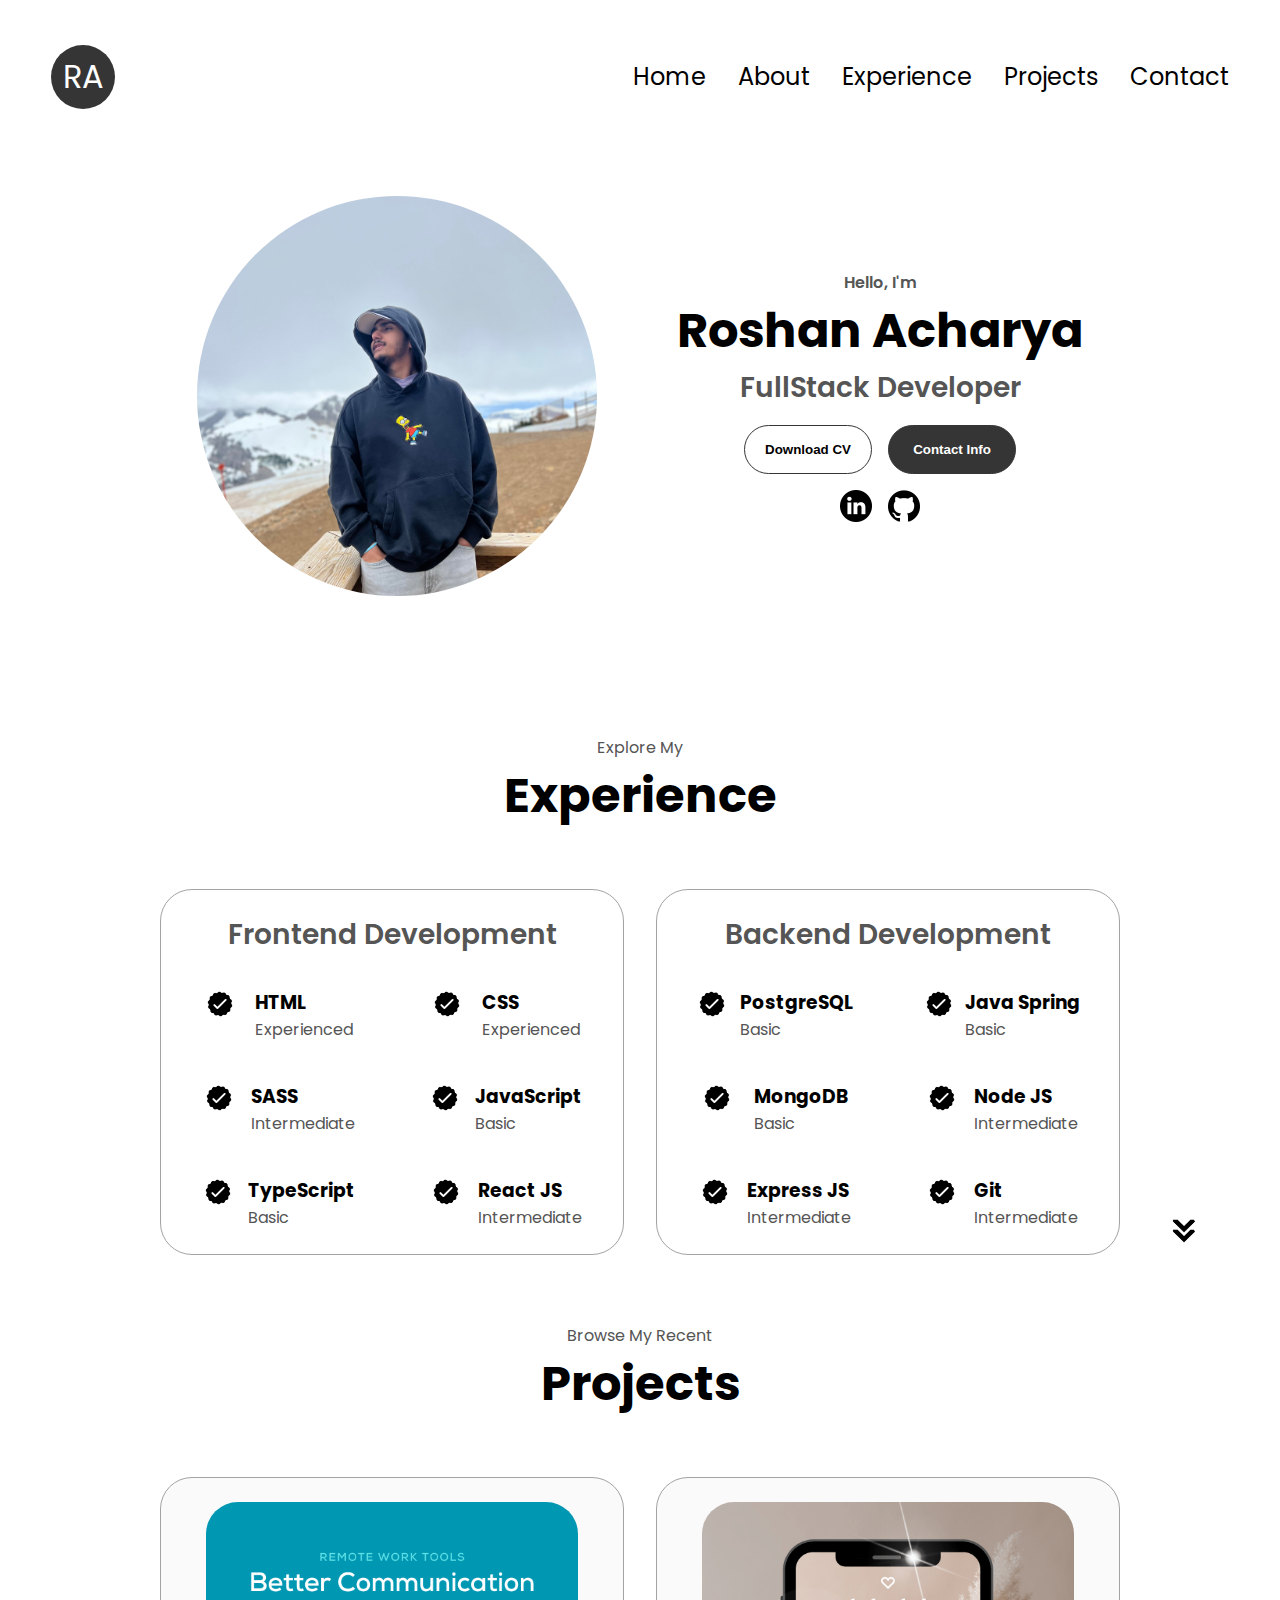
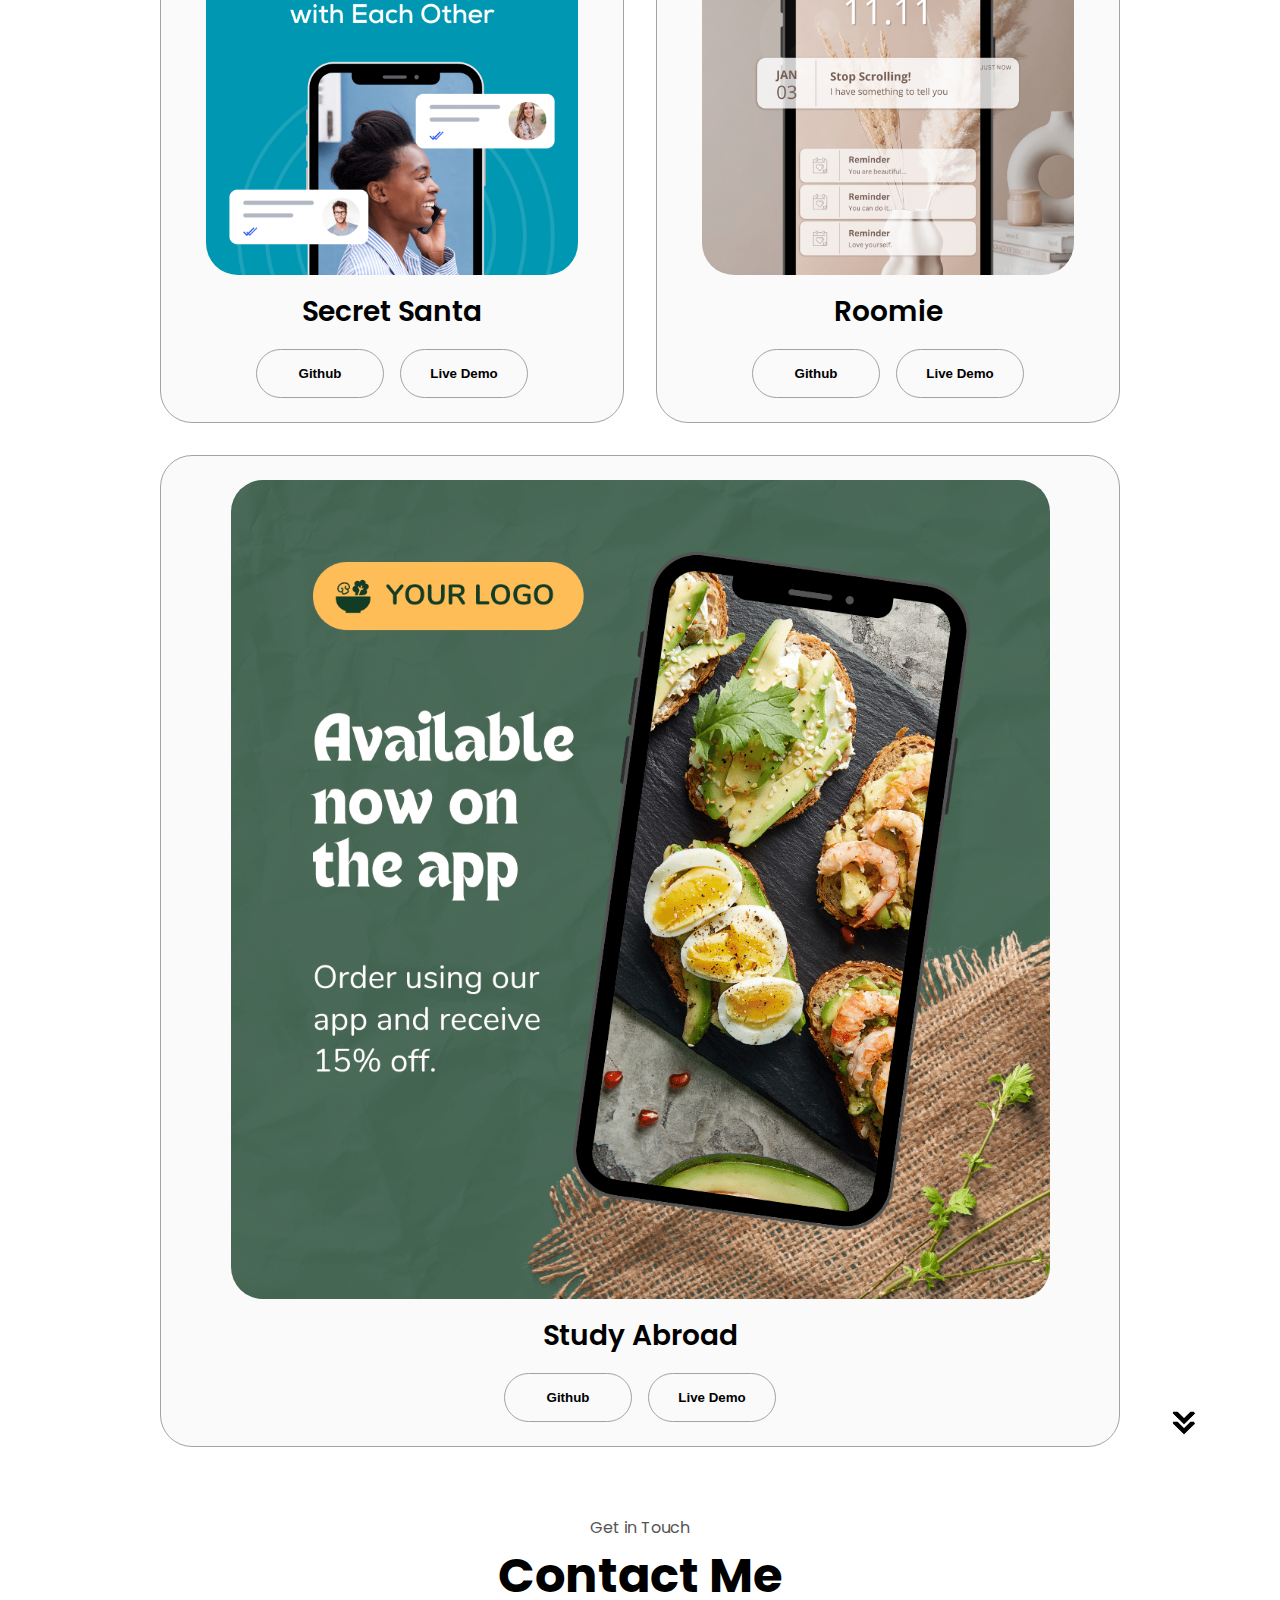
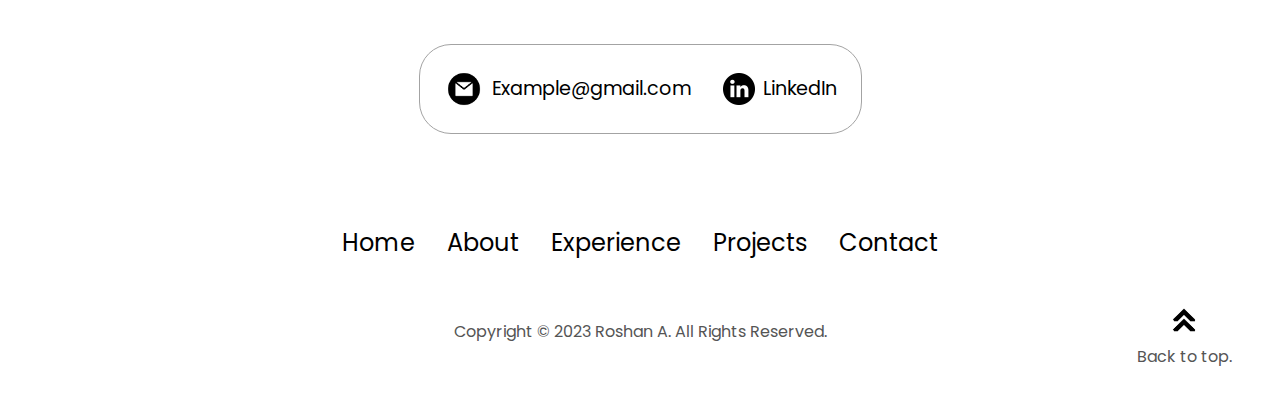
<file: index.html>
<!DOCTYPE html>
<html lang="en">
  <head>
    <meta charset="UTF-8" />
    <meta http-equiv="X-UA-Compatible" content="IE=edge" />
    <meta name="viewport" content="width=device-width, initial-scale=1.0" />
    <title>Roshan Acharya</title>
    <link rel="icon" href=
"./assets/title-logo.png"
          type="image/x-icon">
    <link rel="stylesheet" href="style.css" />
    <link rel="stylesheet" href="mediaqueries.css" />
  </head>
  <body>
    <nav id="desktop-nav">
        <div class="logo"> <a href="index.html" class="logo-link">RA</a></div>
      <div>
        <ul class="nav-links">
        <li><a href="./index.html">Home</a></li>
          <li><a href="./about.html">About</a></li>
          <li><a href="#experience">Experience</a></li>
          <li><a href="#projects">Projects</a></li>
          <li><a href="./contact.html">Contact</a></li>
        </ul>
      </div>
    </nav>
    <nav id="hamburger-nav">
        <div class="logo"> <a href="index.html" class="logo-link">RA</a></div>
      <div class="hamburger-menu">
        <div class="hamburger-icon" onclick="toggleMenu()">
          <span></span>
          <span></span>
          <span></span>
        </div>
        <div class="menu-links">
            <li><a href="./index.html" onclick="toggleMenu()">Home</a></li>  
          <li><a href="./about.html" onclick="toggleMenu()">About</a></li>
          <li><a href="#experience" onclick="toggleMenu()">Experience</a></li>
          <li><a href="#projects" onclick="toggleMenu()">Projects</a></li>
          <li><a href="./contact.html" onclick="toggleMenu()">Contact</a></li>
        </div>
      </div>
    </nav>
    <section id="profile">
      <div class="section__pic-container">
        <img class="profile-pic" src="./assets/roshan-profile.jpg" alt="Roshan A profile picture" />
      </div>
      <div class="section__text">
        <p class="section__text__p1">Hello, I'm</p>
        <h1 class="title">Roshan Acharya</h1>
        <p class="section__text__p2">FullStack Developer</p>
        <div class="btn-container">
          <button
            class="btn btn-color-2"
            onclick="window.open('./assets/Resume.pdf')"
          >
            Download CV
          </button>
          <button class="btn btn-color-1" onclick="location.href='./#contact'">
            Contact Info
          </button>
        </div>
        <div id="socials-container">
          <img
            src="./assets/linkedin.png"
            alt="My LinkedIn profile"
            class="icon"
            onclick="location.href='https://linkedin.com/'"
          />
          <img
            src="./assets/github.png"
            alt="My Github profile"
            class="icon"
            onclick="location.href='https://github.com/'"
          />
        </div>
      </div>
    </section>
    <section id="experience">
      <p class="section__text__p1">Explore My</p>
      <h1 class="title">Experience</h1>
      <div class="experience-details-container">
        <div class="about-containers">
          <div class="details-container">
            <h2 class="experience-sub-title">Frontend Development</h2>
            <div class="article-container">
              <article>
                <img
                  src="./assets/checkmark.png"
                  alt="Experience icon"
                  class="icon"
                />
                <div>
                  <h3>HTML</h3>
                  <p>Experienced</p>
                </div>
              </article>
              <article>
                <img
                  src="./assets/checkmark.png"
                  alt="Experience icon"
                  class="icon"
                />
                <div>
                  <h3>CSS</h3>
                  <p>Experienced</p>
                </div>
              </article>
              <article>
                <img
                  src="./assets/checkmark.png"
                  alt="Experience icon"
                  class="icon"
                />
                <div>
                  <h3>SASS</h3>
                  <p>Intermediate</p>
                </div>
              </article>
              <article>
                <img
                  src="./assets/checkmark.png"
                  alt="Experience icon"
                  class="icon"
                />
                <div>
                  <h3>JavaScript</h3>
                  <p>Basic</p>
                </div>
              </article>
              <article>
                <img
                  src="./assets/checkmark.png"
                  alt="Experience icon"
                  class="icon"
                />
                <div>
                  <h3>TypeScript</h3>
                  <p>Basic</p>
                </div>
              </article>
              <article>
                <img
                  src="./assets/checkmark.png"
                  alt="Experience icon"
                  class="icon"
                />
                <div>
                  <h3>React JS</h3>
                  <p>Intermediate</p>
                </div>
              </article>
            </div>
          </div>
          <div class="details-container">
            <h2 class="experience-sub-title">Backend Development</h2>
            <div class="article-container">
              <article>
                <img
                  src="./assets/checkmark.png"
                  alt="Experience icon"
                  class="icon"
                />
                <div>
                  <h3>PostgreSQL</h3>
                  <p>Basic</p>
                </div>
              </article>
              <article>
                <img
                  src="./assets/checkmark.png"
                  alt="Experience icon"
                  class="icon"
                />
                <div>
                  <h3>Java Spring</h3>
                  <p>Basic</p>
                </div>
              </article>
              <article>
                <img
                  src="./assets/checkmark.png"
                  alt="Experience icon"
                  class="icon"
                />
                <div>
                  <h3>MongoDB</h3>
                  <p>Basic</p>
                </div>
              </article>
              <article>
                <img
                  src="./assets/checkmark.png"
                  alt="Experience icon"
                  class="icon"
                />
                <div>
                  <h3>Node JS</h3>
                  <p>Intermediate</p>
                </div>
              </article>
              <article>
                <img
                  src="./assets/checkmark.png"
                  alt="Experience icon"
                  class="icon"
                />
                <div>
                  <h3>Express JS</h3>
                  <p>Intermediate</p>
                </div>
              </article>
              <article>
                <img
                  src="./assets/checkmark.png"
                  alt="Experience icon"
                  class="icon"
                />
                <div>
                  <h3>Git</h3>
                  <p>Intermediate</p>
                </div>
              </article>
            </div>
          </div>
        </div>
      </div>
      <img
        src="./assets/arrow.png"
        alt="Arrow icon"
        class="icon arrow"
        onclick="location.href='./#projects'"
      />
    </section>
    <section id="projects">
      <p class="section__text__p1">Browse My Recent</p>
      <h1 class="title">Projects</h1>
      <div class="experience-details-container">
        <div class="about-containers">
          <div class="details-container color-container">
            <div class="article-container">
              <img
                src="./assets/project-1.png"
                alt="Project 1"
                class="project-img"
              />
            </div>
            <h2 class="experience-sub-title project-title">Secret Santa</h2>
            <div class="btn-container">
              <button
                class="btn btn-color-2 project-btn"
                onclick="location.href='https://github.com/'"
              >
                Github
              </button>
              <button
                class="btn btn-color-2 project-btn"
                onclick="location.href='https://github.com/'"
              >
                Live Demo
              </button>
            </div>
          </div>
          <div class="details-container color-container">
            <div class="article-container">
              <img
                src="./assets/project-2.png"
                alt="Project 2"
                class="project-img"
              />
            </div>
            <h2 class="experience-sub-title project-title">Roomie</h2>
            <div class="btn-container">
              <button
                class="btn btn-color-2 project-btn"
                onclick="location.href='https://github.com/'"
              >
                Github
              </button>
              <button
                class="btn btn-color-2 project-btn"
                onclick="location.href='https://github.com/'"
              >
                Live Demo
              </button>
            </div>
          </div>
          <div class="details-container color-container">
            <div class="article-container">
              <img
                src="./assets/project-3.png"
                alt="Project 3"
                class="project-img"
              />
            </div>
            <h2 class="experience-sub-title project-title">Study Abroad</h2>
            <div class="btn-container">
              <button
                class="btn btn-color-2 project-btn"
                onclick="location.href='https://github.com/'"
              >
                Github
              </button>
              <button
                class="btn btn-color-2 project-btn"
                onclick="location.href='https://github.com/'"
              >
                Live Demo
              </button>
            </div>
          </div>
        </div>
      </div>
      <img
        src="./assets/arrow.png"
        alt="Arrow icon"
        class="icon arrow"
        onclick="location.href='./#contact'"
      />
    </section>
    <section id="contact">
      <p class="section__text__p1">Get in Touch</p>
      <h1 class="title">Contact Me</h1>
      <div class="contact-info-upper-container">
        <div class="contact-info-container">
          <img
            src="./assets/email.png"
            alt="Email icon"
            class="icon contact-icon email-icon"
          />
          <p><a href="mailto:risabn19@gmail.com">Example@gmail.com</a></p>
        </div>
        <div class="contact-info-container">
          <img
            src="./assets/linkedin.png"
            alt="LinkedIn icon"
            class="icon contact-icon"
          />
          <p><a href="https://www.linkedin.com">LinkedIn</a></p>
        </div>
      </div>
    </section>
    <footer>
        <nav class="footer-nav">
          <div class="nav-links-container">
            <ul class="nav-links">
              <li><a href="./index.html">Home</a></li>
              <li><a href="./about.html">About</a></li>
              <li><a href="#experience">Experience</a></li>
              <li><a href="#projects">Projects</a></li>
              <li><a href="./contact.html">Contact</a></li>
            </ul>
          </div>
        </nav>
        <p>Copyright &#169; 2023 Roshan A. All Rights Reserved.</p>
        <img
          src="./assets/arrow.png"
          alt="Arrow icon"
          class="icon arrow back-to-top"
          onclick="location.href='./#desktop-nav'"
        />
        <p class="back-to-top">Back to top.</p>
      </footer>
    
    <script src="script.js"></script>
  </body>
</html>
</file>
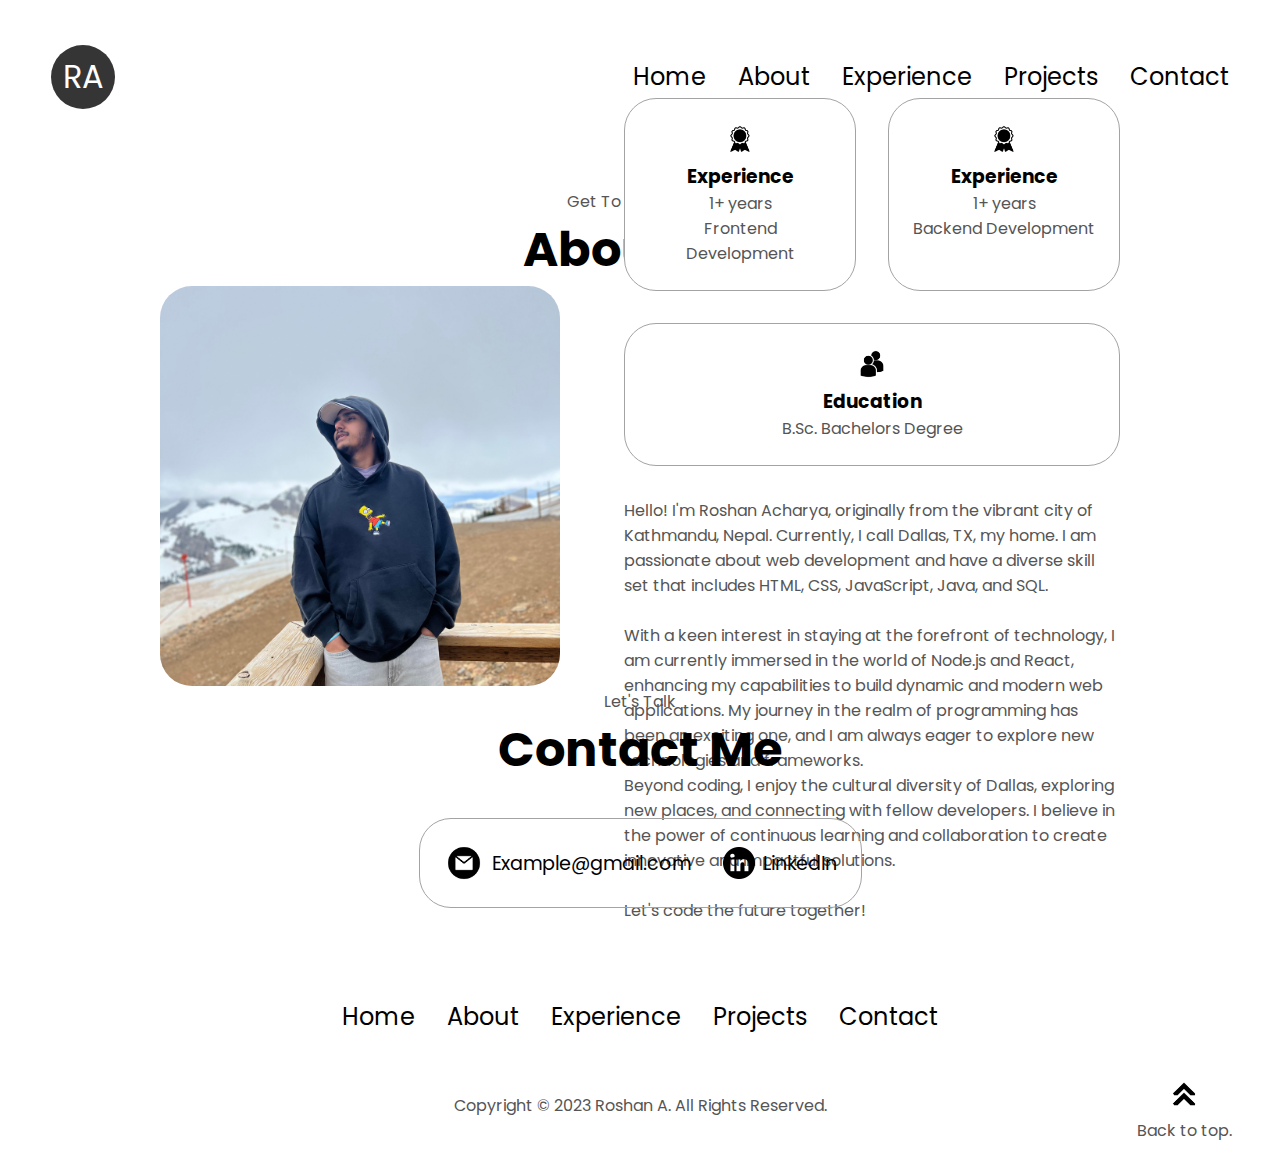
<file: about.html>
<!DOCTYPE html>
<html lang="en">
  <head>
    <meta charset="UTF-8" />
    <meta http-equiv="X-UA-Compatible" content="IE=edge" />
    <meta name="viewport" content="width=device-width, initial-scale=1.0" />
    <title>Roshan</title>
    <link rel="icon" href=
"./assets/title-logo.png"
          type="image/x-icon">
    <link rel="stylesheet" href="style.css" />
    <link rel="stylesheet" href="mediaqueries.css" />
  </head>
  <body>
    <nav id="desktop-nav">
        <div class="logo"> <a href="index.html" class="logo-link">RA</a></div>
      <div>
        <ul class="nav-links">
        <li><a href="./index.html">Home</a></li>
          <li><a href="./about.html">About</a></li>
          <li><a href="./index.html#experience">Experience</a></li>
          <li><a href="./index.html#projects">Projects</a></li>
          <li><a href="./contact.html">Contact</a></li>
        </ul>
      </div>
    </nav>
    <nav id="hamburger-nav">
        <div class="logo"> <a href="index.html" class="logo-link">RA</a></div>
      <div class="hamburger-menu">
        <div class="hamburger-icon" onclick="toggleMenu()">
          <span></span>
          <span></span>
          <span></span>
        </div>
        <div class="menu-links">
            <li><a href="./index.html" onclick="toggleMenu()">Home</a></li>  
          <li><a href="./about.html" onclick="toggleMenu()">About</a></li>
          <li><a href="./index.html#experience" onclick="toggleMenu()">Experience</a></li>
          <li><a href="./index.html#projects" onclick="toggleMenu()">Projects</a></li>
          <li><a href="./contact.html" onclick="toggleMenu()">Contact</a></li>
        </div>
      </div>
    </nav>
    <section id="#about">
      <p class="section__text__p1">Get To Know More</p>
      <h1 class="title">About Me</h1>
      <div class="section-container">
        <div class="section__pic-container">
          <img
            src="./assets/roshan-profile.jpg"
            alt="Profile picture"
            class="about-pic"
          />
        </div>
        <div class="about-details-container">
          <div class="about-containers">
            <div class="details-container">
              <img
                src="./assets/experience.png"
                alt="Experience icon"
                class="icon"
              />
              <h3>Experience</h3>
              <p>1+ years <br />Frontend Development</p>
            </div>
            <div class="details-container">
                <img
                  src="./assets/experience.png"
                  alt="Experience icon"
                  class="icon"
                />
                <h3>Experience</h3>
                <p>1+ years <br />Backend Development</p>
              </div>
            <div class="details-container">
              <img
                src="./assets/education.png"
                alt="Education icon"
                class="icon"
              />
              <h3>Education</h3>
              <p>B.Sc. Bachelors Degree</p>
            </div>
          </div>
          <div class="text-container">
            <p>
                Hello! I'm Roshan Acharya, originally from the vibrant city of Kathmandu, Nepal. Currently, I call Dallas, TX, my home. I am passionate about web development and have a diverse skill set that includes HTML, CSS, JavaScript, Java, and SQL.

                <br><br>With a keen interest in staying at the forefront of technology, I am currently immersed in the world of Node.js and React, enhancing my capabilities to build dynamic and modern web applications. My journey in the realm of programming has been an exciting one, and I am always eager to explore new technologies and frameworks.
                
                <br>Beyond coding, I enjoy the cultural diversity of Dallas, exploring new places, and connecting with fellow developers. I believe in the power of continuous learning and collaboration to create innovative and impactful solutions.
                
                <br><br>Let's code the future together!
            </p>
          </div>
        </div>
      </div>
      <img
        src="./assets/arrow.png"
        alt="Arrow icon"
        class="icon arrow"
        onclick="location.href='./#experience'"
      />
    </section>
    
    
    <section id="contact">
      <p class="section__text__p1">Let's Talk</p>
      <h1 class="title">Contact Me</h1>
      <div class="contact-info-upper-container">
        <div class="contact-info-container">
          <img
            src="./assets/email.png"
            alt="Email icon"
            class="icon contact-icon email-icon"
          />
          <p><a href="mailto:risabn19@gmail.com">Example@gmail.com</a></p>
        </div>
        <div class="contact-info-container">
          <img
            src="./assets/linkedin.png"
            alt="LinkedIn icon"
            class="icon contact-icon"
          />
          <p><a href="https://www.linkedin.com">LinkedIn</a></p>
        </div>
      </div>
    </section>
    <footer>
        <nav class="footer-nav">
          <div class="nav-links-container">
            <ul class="nav-links">
              <li><a href="./index.html">Home</a></li>
              <li><a href="./about.html">About</a></li>
              <li><a href="#experience">Experience</a></li>
              <li><a href="#projects">Projects</a></li>
              <li><a href="./contact.html">Contact</a></li>
            </ul>
          </div>
        </nav>
        <p>Copyright &#169; 2023 Roshan A. All Rights Reserved.</p>
        <img
          src="./assets/arrow.png"
          alt="Arrow icon"
          class="icon arrow back-to-top"
          onclick="location.href='./#desktop-nav'"
        />
        <p class="back-to-top">Back to top.</p>
      </footer>
    
    <script src="script.js"></script>
  </body>
</html>
</file>
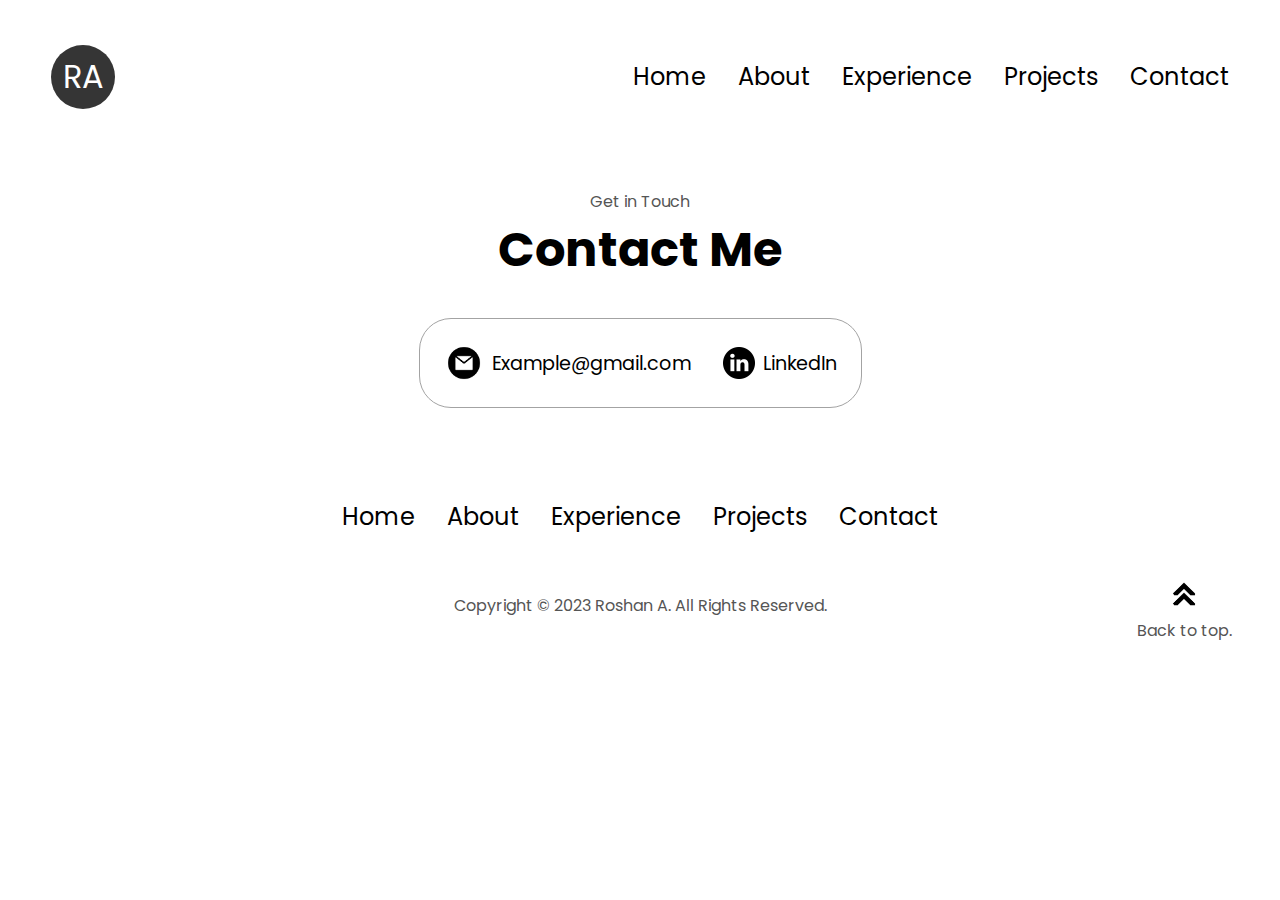
<file: contact.html>
<!DOCTYPE html>
<html lang="en">
  <head>
    <meta charset="UTF-8" />
    <meta http-equiv="X-UA-Compatible" content="IE=edge" />
    <meta name="viewport" content="width=device-width, initial-scale=1.0" />
    <title>Roshan</title>
    <link rel="icon" href=
"./assets/title-logo.png"
          type="image/x-icon">
    <link rel="stylesheet" href="style.css" />
    <link rel="stylesheet" href="mediaqueries.css" />
  </head>
  <body>
    <nav id="desktop-nav">
        <div class="logo"> <a href="index.html" class="logo-link">RA</a></div>
      <div>
        <ul class="nav-links">
        <li><a href="./index.html">Home</a></li>
          <li><a href="./about.html">About</a></li>
          <li><a href="./index.html#experience">Experience</a></li>
          <li><a href="./index.html#projects">Projects</a></li>
          <li><a href="./contact.html">Contact</a></li>
        </ul>
      </div>
    </nav>
    <nav id="hamburger-nav">
        <div class="logo"> <a href="index.html" class="logo-link">RA</a></div>
      <div class="hamburger-menu">
        <div class="hamburger-icon" onclick="toggleMenu()">
          <span></span>
          <span></span>
          <span></span>
        </div>
        <div class="menu-links">
            <li><a href="./index.html" onclick="toggleMenu()">Home</a></li>  
          <li><a href="./about.html" onclick="toggleMenu()">About</a></li>
          <li><a href="./index.html#experience" onclick="toggleMenu()">Experience</a></li>
          <li><a href="./index.html#projects" onclick="toggleMenu()">Projects</a></li>
          <li><a href="./contact.html" onclick="toggleMenu()">Contact</a></li>
        </div>
      </div>
    </nav>
    <section id="contact">
      <p class="section__text__p1">Get in Touch</p>
      <h1 class="title">Contact Me</h1>
      <div class="contact-info-upper-container">
        <div class="contact-info-container">
          <img
            src="./assets/email.png"
            alt="Email icon"
            class="icon contact-icon email-icon"
          />
          <p><a href="mailto:risabn19@gmail.com">Example@gmail.com</a></p>
        </div>
        <div class="contact-info-container">
          <img
            src="./assets/linkedin.png"
            alt="LinkedIn icon"
            class="icon contact-icon"
          />
          <p><a href="https://www.linkedin.com">LinkedIn</a></p>
        </div>
      </div>
    </section>
    <footer>
        <nav class="footer-nav">
        <div class="nav-links-container">
          <ul class="nav-links">
            <li><a href="./index.html">Home</a></li>
            <li><a href="./about.html">About</a></li>
            <li><a href="#experience">Experience</a></li>
            <li><a href="#projects">Projects</a></li>
            <li><a href="./contact.html">Contact</a></li>
          </ul>
        </div>
      </nav>
      <p>Copyright &#169; 2023 Roshan A. All Rights Reserved.</p>
      <img
        src="./assets/arrow.png"
        alt="Arrow icon"
        class="icon arrow back-to-top"
        onclick="location.href='./#desktop-nav'"
      />
      <p class="back-to-top">Back to top.</p>
    </footer>
    
    <script src="script.js"></script>
  </body>
</html>
</file>
<file: style.css>
/* GENERAL */

@import url("https://fonts.googleapis.com/css2?family=Poppins:wght@300;400;500;600&display=swap");

* {
  margin: 0;
  padding: 0;
}

body {
  font-family: "Poppins", sans-serif;
}

html {
  scroll-behavior: smooth;
}

p {
  color: rgb(85, 85, 85);
}

/* TRANSITION */

a,
.btn {
  transition: all 300ms ease;
}

/* DESKTOP NAV */

nav,
.nav-links {
  display: flex;
}

nav {
  justify-content: space-between;
  align-items: center;
  height: 17vh;
  padding-left: 4%;
  padding-right: 4%;
}
.footer-nav {
    justify-content: space-around !important;
}
.nav-links {
  gap: 2rem;
  list-style: none;
  font-size: 1.5rem;
}

a {
  color: black;
  text-decoration: none;
  text-decoration-color: white;
}

a:hover {
  color: grey;
  text-decoration: underline;
  text-underline-offset: 1rem;
  text-decoration-color: rgb(181, 181, 181);
}

.logo {
    font-size: 2rem;
    width: 4rem;
    height: 4rem;
    line-height: 4rem;
    border-radius: 50%;
    color: #fff;
    text-align: center;
    background: rgb(53, 53, 53)
}
.logo-link{
    color: white;
}
.logo-link:hover{
    text-decoration: none;
}

.logo:hover {
  cursor: default;
}

/* HAMBURGER MENU */

#hamburger-nav {
  display: none;
}

.hamburger-menu {
  position: relative;
  display: inline-block;
}

.hamburger-icon {
  display: flex;
  flex-direction: column;
  justify-content: space-between;
  height: 24px;
  width: 30px;
  cursor: pointer;
}

.hamburger-icon span {
  width: 100%;
  height: 2px;
  background-color: black;
  transition: all 0.3 ease-in-out;
}

.menu-links {
  position: absolute;
  top: 100%;
  right: 0;
  background-color: white;
  width: fit-content;
  max-height: 0;
  overflow: hidden;
  transition: all 0.3 ease-in-out;
}

.menu-links a {
  display: block;
  padding: 10px;
  text-align: center;
  font-size: 1.5rem;
  color: black;
  text-decoration: none;
  transition: all 0.3 ease-in-out;
}

.menu-links li {
  list-style: none;
}

.menu-links.open {
  max-height: 300px;
}

.hamburger-icon.open span:first-child {
  transform: rotate(45deg) translate(10px, 5px);
}

.hamburger-icon.open span:nth-child(2) {
  opacity: 0;
}

.hamburger-icon.open span:last-child {
  transform: rotate(-45deg) translate(10px, -5px);
}

.hamburger-icon span:first-child {
  transform: none;
}

.hamburger-icon span:first-child {
  opacity: 1;
}

.hamburger-icon span:first-child {
  transform: none;
}

/* SECTIONS */
.profile-pic {
    border-radius: 50%;
}
section {
  padding-top: 4vh;
  height: 55vh;
  margin: 0 10rem;
  box-sizing: border-box;
  min-height: fit-content;
}

.section-container {
  display: flex;
}

/* PROFILE SECTION */

#profile {
  display: flex;
  justify-content: center;
  gap: 5rem;
  height: 80vh;
}

.section__pic-container {
  display: flex;
  height: 400px;
  width: 400px;
  margin: auto 0;
}

.section__text {
  align-self: center;
  text-align: center;
}

.section__text p {
  font-weight: 600;
}

.section__text__p1 {
  text-align: center;
}

.section__text__p2 {
  font-size: 1.75rem;
  margin-bottom: 1rem;
}

.title {
  font-size: 3rem;
  text-align: center;
}

#socials-container {
  display: flex;
  justify-content: center;
  margin-top: 1rem;
  gap: 1rem;
}

/* ICONS */

.icon {
  cursor: pointer;
  height: 2rem;
}

/* BUTTONS */

.btn-container {
  display: flex;
  justify-content: center;
  gap: 1rem;
}

.btn {
  font-weight: 600;
  transition: all 300ms ease;
  padding: 1rem;
  width: 8rem;
  border-radius: 2rem;
}

.btn-color-1,
.btn-color-2 {
  border: rgb(53, 53, 53) 0.1rem solid;
}

.btn-color-1:hover,
.btn-color-2:hover {
  cursor: pointer;
}

.btn-color-1,
.btn-color-2:hover {
  background: rgb(53, 53, 53);
  color: white;
}

.btn-color-1:hover {
  background: rgb(0, 0, 0);
}

.btn-color-2 {
  background: none;
}

.btn-color-2:hover {
  border: rgb(255, 255, 255) 0.1rem solid;
}

.btn-container {
  gap: 1rem;
}

/* ABOUT SECTION */

#about {
  position: relative;
}

.about-containers {
  gap: 2rem;
  margin-bottom: 2rem;
  margin-top: 2rem;
}

.about-details-container {
  justify-content: center;
  flex-direction: column;
}

.about-containers,
.about-details-container {
  display: flex;
  padding-top: 25px;
}

.about-pic {
  border-radius: 2rem;
}

.arrow {
  position: absolute;
  right: -5rem;
  bottom: 2.5rem;
}

.details-container {
  padding: 1.5rem;
  flex: 1;
  background: white;
  border-radius: 2rem;
  border: rgb(53, 53, 53) 0.1rem solid;
  border-color: rgb(163, 163, 163);
  text-align: center;
}

.section-container {
  gap: 4rem;
  height: 80%;
}

.section__pic-container {
  height: 400px;
  width: 400px;
  margin: auto 0;
}

/* EXPERIENCE SECTION */

#experience {
  position: relative;
}

.experience-sub-title {
  color: rgb(85, 85, 85);
  font-weight: 600;
  font-size: 1.75rem;
  margin-bottom: 2rem;
}

.experience-details-container {
  display: flex;
  justify-content: center;
  flex-direction: column;
}

.article-container {
  display: flex;
  text-align: initial;
  flex-wrap: wrap;
  flex-direction: row;
  gap: 2.5rem;
  justify-content: space-around;
}

article {
  display: flex;
  width: 10rem;
  justify-content: space-around;
  gap: 0.5rem;
}

article .icon {
  cursor: default;
}

/* PROJECTS SECTION */

#projects {
  position: relative;
}

.color-container {
  border-color: rgb(163, 163, 163);
  background: rgb(250, 250, 250);
}

.project-img {
  border-radius: 2rem;
  width: 90%;
  height: 90%;
}

.project-title {
  margin: 1rem;
  color: black;
}

.project-btn {
  color: black;
  border-color: rgb(163, 163, 163);
}

/* CONTACT */

#contact {
  display: flex;
  justify-content: center;
  flex-direction: column;
  height: 70vh;
}

.contact-info-upper-container {
  display: flex;
  justify-content: center;
  border-radius: 2rem;
  border: rgb(53, 53, 53) 0.1rem solid;
  border-color: rgb(163, 163, 163);
  background: (250, 250, 250);
  margin: 2rem auto;
  padding: 0.5rem;
}

.contact-info-container {
  display: flex;
  align-items: center;
  justify-content: center;
  gap: 0.5rem;
  margin: 1rem;
}

.contact-info-container p {
  font-size: larger;
}

.contact-icon {
  cursor: default;
}

.email-icon {
  height: 2.5rem;
}

/* FOOTER SECTION */

footer {
  height: 26vh;
  margin: 0 1rem;
}

footer p {
  text-align: center;
}

img.icon.arrow.back-to-top {
    position: relative;
    float: right;
    right: 4rem;
    rotate: 180deg;
}
.back-to-top {
    position: relative;
    float: right;
}
</file>
<file: mediaqueries.css>
@media screen and (max-width: 1400px) {
    #profile {
      height: 50vh;
      margin-bottom: 6rem;
    }
    .about-containers {
      flex-wrap: wrap;
    }
    #contact,
    #projects {
      height: fit-content;
    }
  }
  @media screen and (max-width: 1000px) {
    #desktop-nav {
        display: none;
      }
      #hamburger-nav {
        display: flex;
      }
  }
  
  @media screen and (max-width: 1200px) {
    
    #experience,
    .experience-details-container {
      margin-top: 2rem;
    }
    #profile,
    .section-container {
      display: block;
    }
    .arrow {
      display: none;
    }
    section,
    .section-container {
      height: fit-content;
    }
    section {
      margin: 0 5%;
    }
    .section__pic-container {
      width: 275px;
      height: 275px;
      margin: 0 auto 2rem;
    }
    .about-containers {
      margin-top: 0;
    }
    .back-to-top {
        opacity: 0;
    }
  }
  
  @media screen and (max-width: 600px) {
    #contact,
    footer {
      height: 40vh;
    }
    #profile {
      height: 83vh;
      margin-bottom: 0;
    }
    article {
      font-size: 1rem;
    }
    footer nav {
      height: fit-content;
      margin-bottom: 2rem;
    }
    .about-containers,
    .contact-info-upper-container,
    .btn-container {
      flex-wrap: wrap;
    }
    .contact-info-container {
      margin: 0;
    }
    .contact-info-container p,
    .nav-links li a {
      font-size: 1rem;
    }
    .experience-sub-title {
      font-size: 1.25rem;
    }
    .logo {
      font-size: 1.5rem;
    }
    .nav-links {
      flex-direction: column;
      gap: 0.5rem;
      text-align: center;
    }
    .section__pic-container {
      width: auto;
      height: 46vw;
      justify-content: center;
    }
    .section__text__p2 {
      font-size: 1.25rem;
    }
    .title {
      font-size: 2rem;
    }
    .text-container {
      text-align: justify;
    }
  }
</file>
